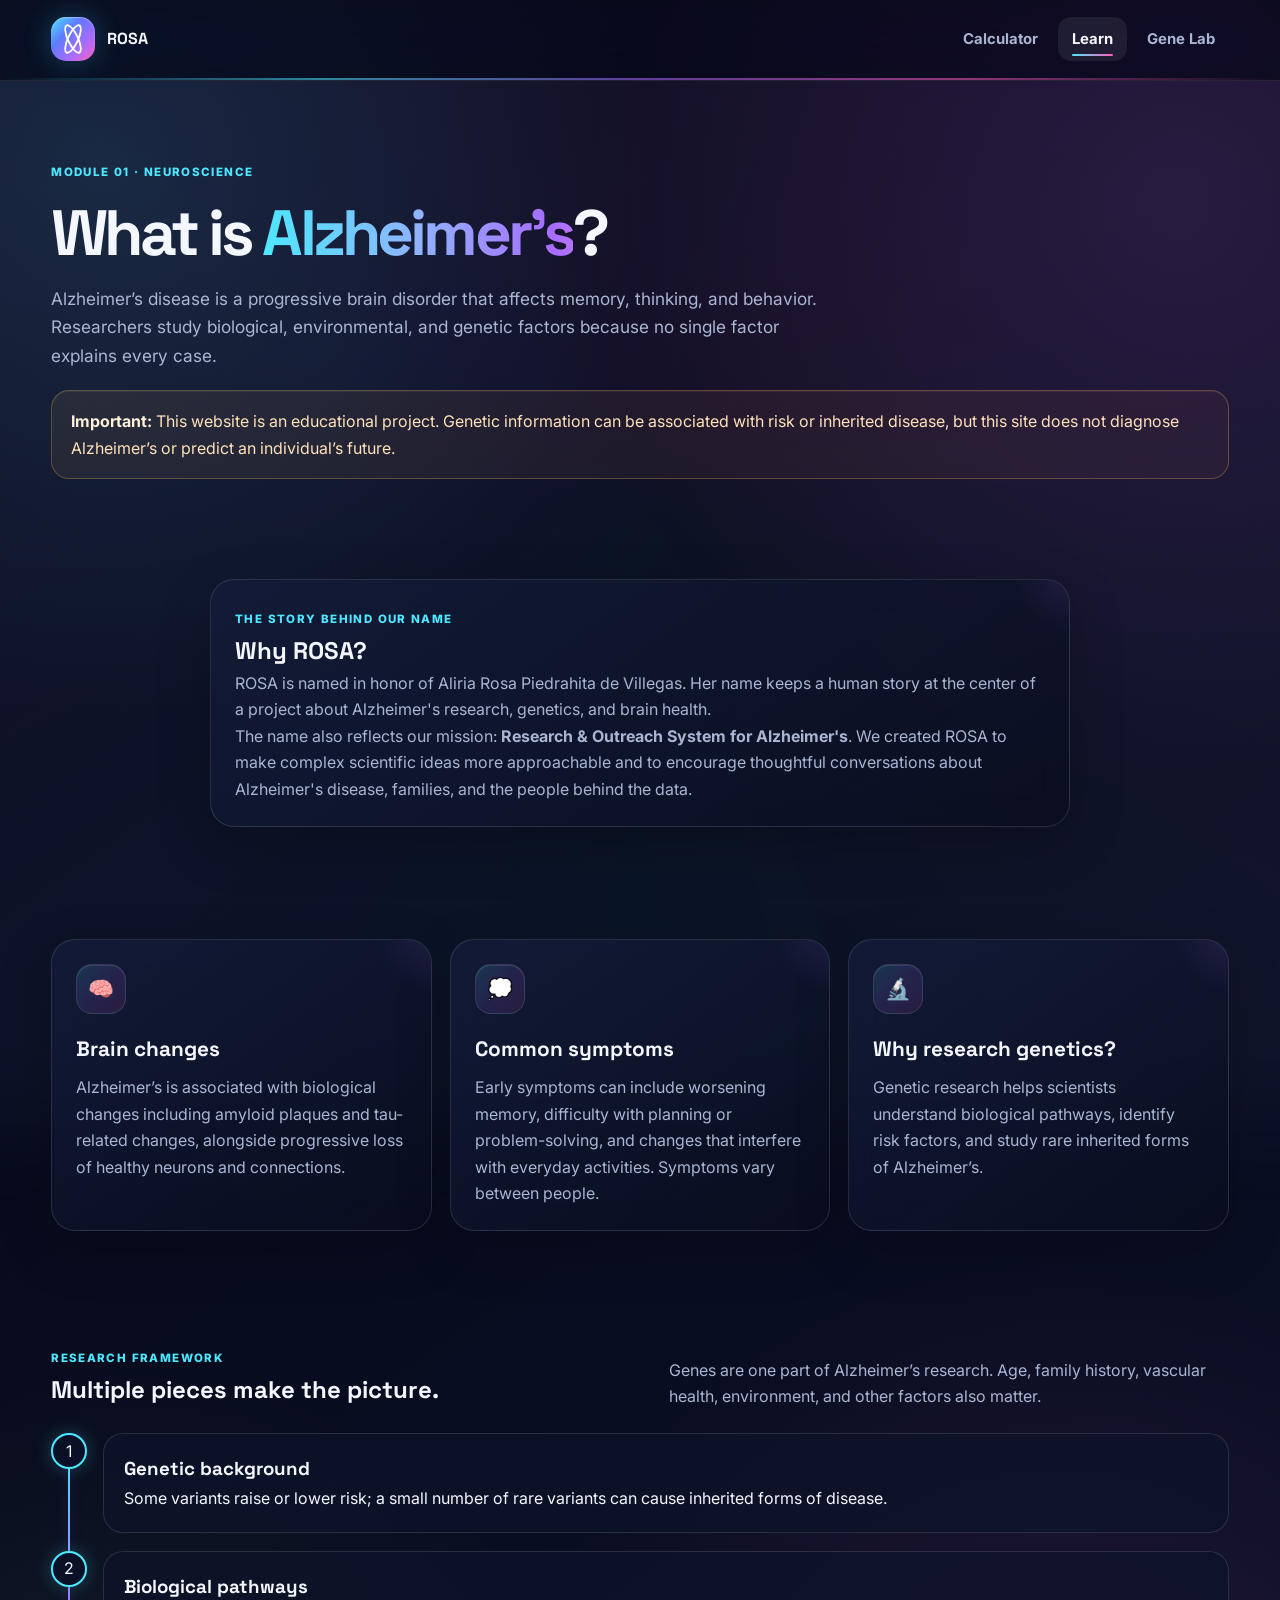
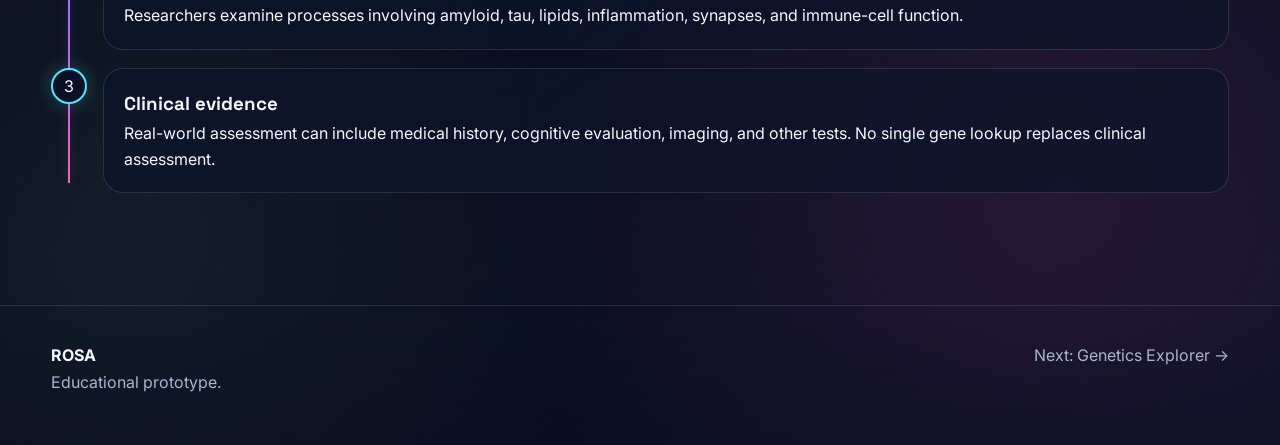
<file: about.html>
<!doctype html>
<html lang="en">

<head>
  <meta charset="utf-8">
  <meta name="viewport" content="width=device-width, initial-scale=1">
  <title>Learn | ROSA</title>
  <link rel="icon" type="image/png" href="favicon.png">
  <link rel="stylesheet" href="style.css">
</head>

<body>

<header class="navbar">

  <div class="container nav-inner">

    <a class="brand" href="index.html">
      <span class="brand-mark"></span>
      <span>ROSA</span>
    </a>

    <nav class="nav-links">
      <a href="index.html">Calculator</a>
      <a href="about.html">Learn</a>
      <a href="genetics.html">Gene Lab</a>
    </nav>

  </div>

</header>


<main>

<section class="page-hero">

  <div class="container">

    <div class="eyebrow">
      Module 01 · Neuroscience
    </div>

    <h1>
      What is
      <span class="gradient-text">Alzheimer’s</span>?
    </h1>

    <p>
      Alzheimer’s disease is a progressive brain disorder that affects memory,
      thinking, and behavior. Researchers study biological, environmental,
      and genetic factors because no single factor explains every case.
    </p>

    <div class="notice">
      <strong>Important:</strong>
      This website is an educational project.
      Genetic information can be associated with risk or inherited disease,
      but this site does not diagnose Alzheimer’s or predict an individual’s future.
    </div>

  </div>

</section>


<section class="section">

  <div class="container">

    <div class="card reveal" style="max-width:860px; margin:auto;">

      <div class="eyebrow">The story behind our name</div>

      <h2>Why ROSA?</h2>

      <p>
        ROSA is named in honor of Aliria Rosa Piedrahita de Villegas.
        Her name keeps a human story at the center of a project about
        Alzheimer's research, genetics, and brain health.
      </p>

      <p>
        The name also reflects our mission: <strong>Research &amp; Outreach
        System for Alzheimer's</strong>. We created ROSA to make complex
        scientific ideas more approachable and to encourage thoughtful
        conversations about Alzheimer's disease, families, and the people
        behind the data.
      </p>

    </div>

  </div>

</section>


<section class="section">

  <div class="container">

    <div class="grid grid-3">

      <div class="card reveal">

        <div class="card-icon">🧠</div>

        <h3>Brain changes</h3>

        <p>
          Alzheimer’s is associated with biological changes including
          amyloid plaques and tau-related changes, alongside progressive
          loss of healthy neurons and connections.
        </p>

      </div>


      <div class="card reveal">

        <div class="card-icon">💭</div>

        <h3>Common symptoms</h3>

        <p>
          Early symptoms can include worsening memory, difficulty with
          planning or problem-solving, and changes that interfere with
          everyday activities. Symptoms vary between people.
        </p>

      </div>


      <div class="card reveal">

        <div class="card-icon">🔬</div>

        <h3>Why research genetics?</h3>

        <p>
          Genetic research helps scientists understand biological pathways,
          identify risk factors, and study rare inherited forms of Alzheimer’s.
        </p>

      </div>

    </div>

  </div>

</section>


<section class="section">

  <div class="container">

    <div class="section-head">

      <div>
        <div class="eyebrow">
          Research framework
        </div>

        <h2>
          Multiple pieces make the picture.
        </h2>
      </div>

      <p>
        Genes are one part of Alzheimer’s research.
        Age, family history, vascular health, environment,
        and other factors also matter.
      </p>

    </div>


    <div class="timeline">

      <div class="timeline-item reveal">

        <div class="timeline-dot">1</div>

        <div class="timeline-content">

          <h3>Genetic background</h3>

          <p>
            Some variants raise or lower risk; a small number of rare
            variants can cause inherited forms of disease.
          </p>

        </div>

      </div>


      <div class="timeline-item reveal">

        <div class="timeline-dot">2</div>

        <div class="timeline-content">

          <h3>Biological pathways</h3>

          <p>
            Researchers examine processes involving amyloid, tau, lipids,
            inflammation, synapses, and immune-cell function.
          </p>

        </div>

      </div>


      <div class="timeline-item reveal">

        <div class="timeline-dot">3</div>

        <div class="timeline-content">

          <h3>Clinical evidence</h3>

          <p>
            Real-world assessment can include medical history,
            cognitive evaluation, imaging, and other tests.
            No single gene lookup replaces clinical assessment.
          </p>

        </div>

      </div>

    </div>

  </div>

</section>

</main>


<footer class="footer">

  <div class="container footer-grid">

    <div>
      <strong>ROSA</strong><br>
      Educational prototype.
    </div>

    <div>
      <a href="genetics.html">
        Next: Genetics Explorer →
      </a>
    </div>

  </div>

</footer>


<script src="script.js"></script>

</body>
</html>
</file>
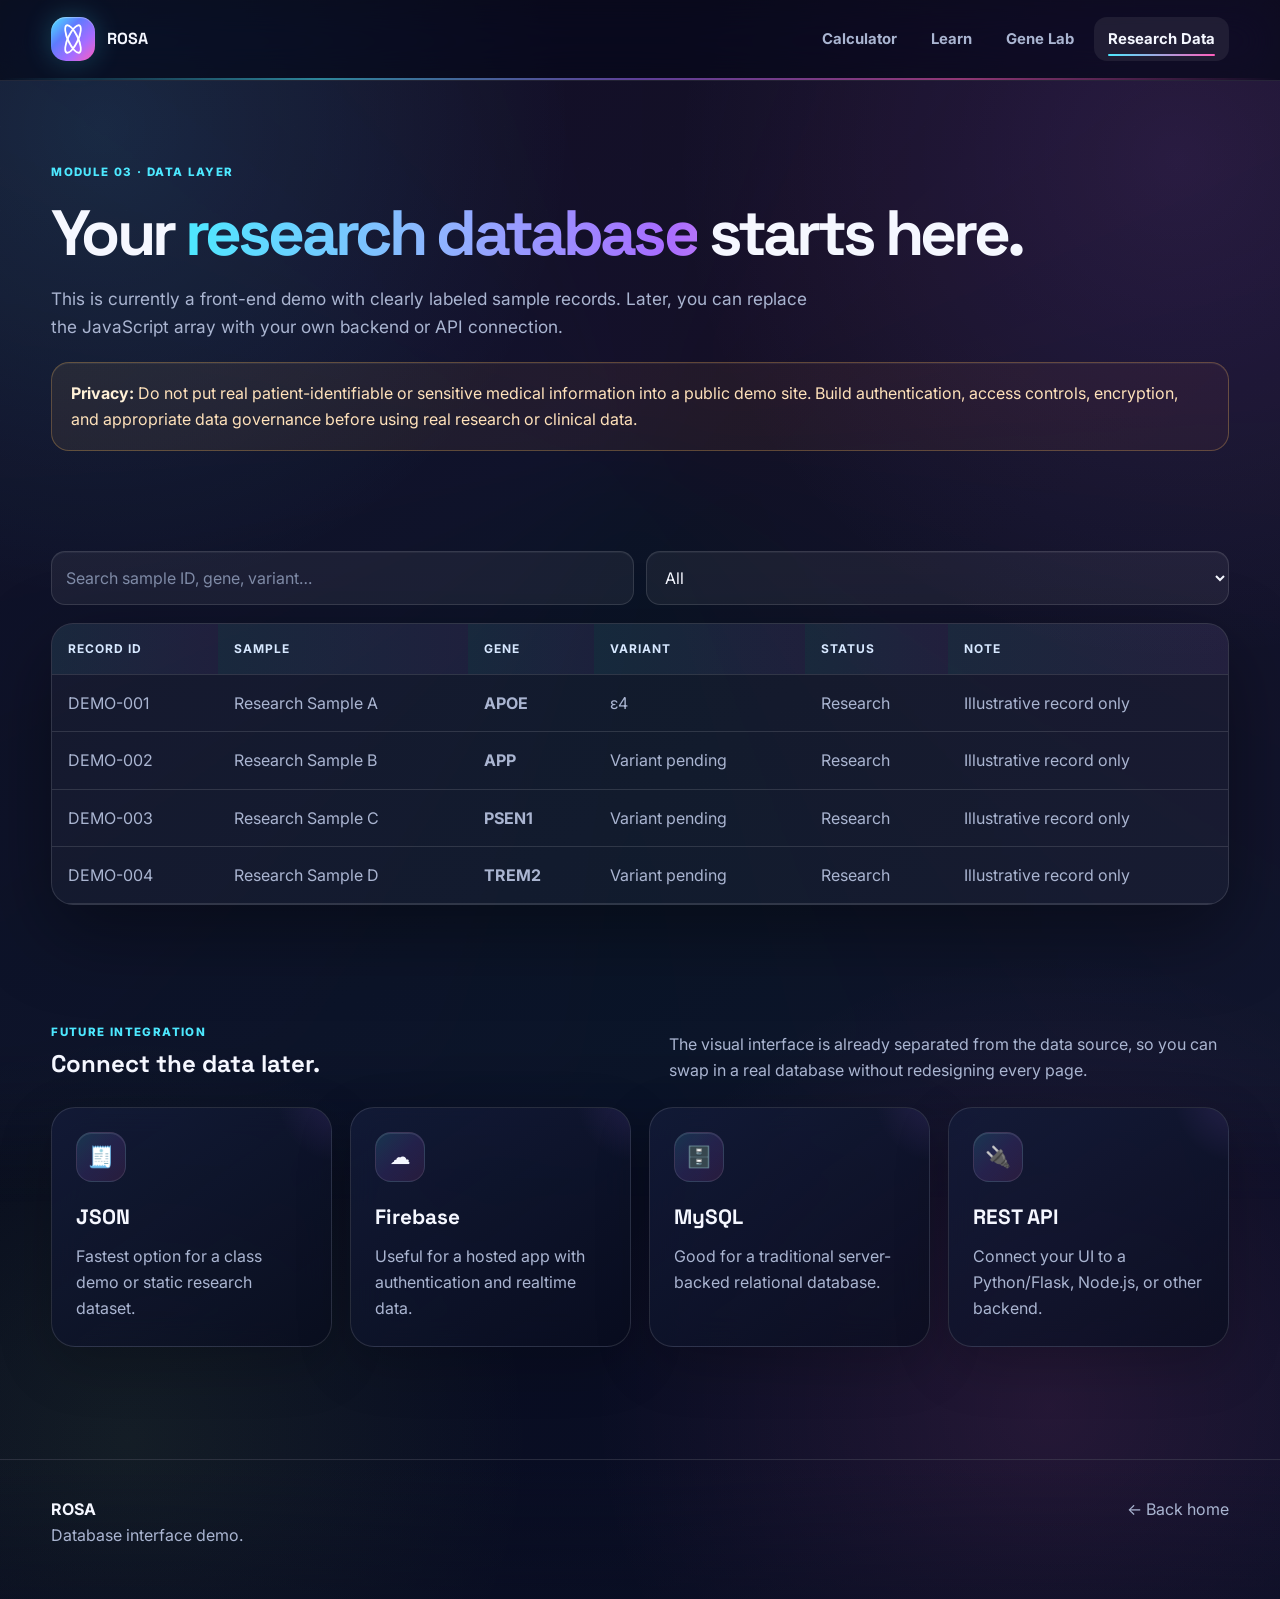
<file: database.html>
<!doctype html>
<html lang="en">

<head>
  <meta charset="utf-8">
  <meta name="viewport" content="width=device-width, initial-scale=1">
  <title>Research Data | ROSA</title>
  <link rel="icon" type="image/png" href="favicon.png">
  <link rel="stylesheet" href="style.css">
</head>

<body>

<header class="navbar">

  <div class="container nav-inner">

    <a class="brand" href="index.html">
      <span class="brand-mark"></span>
      <span>ROSA</span>
    </a>

    <nav class="nav-links">
      <a href="index.html">Calculator</a>
      <a href="about.html">Learn</a>
      <a href="genetics.html">Gene Lab</a>
      <a href="database.html">Research Data</a>
    </nav>

  </div>

</header>


<main>

<section class="page-hero">

  <div class="container">

    <div class="eyebrow">
      Module 03 · Data Layer
    </div>

    <h1>
      Your
      <span class="gradient-text">research database</span>
      starts here.
    </h1>

    <p>
      This is currently a front-end demo with clearly labeled sample records.
      Later, you can replace the JavaScript array with your own backend or API connection.
    </p>

    <div class="notice">

      <strong>Privacy:</strong>

      Do not put real patient-identifiable or sensitive medical information
      into a public demo site. Build authentication, access controls,
      encryption, and appropriate data governance before using real research
      or clinical data.

    </div>

  </div>

</section>


<section class="section">

  <div class="container">

    <div class="db-toolbar">

      <input
        id="dbSearch"
        type="search"
        placeholder="Search sample ID, gene, variant…"
      >

      <select id="dbFilter">

        <option>All</option>
        <option>APOE</option>
        <option>APP</option>
        <option>PSEN1</option>
        <option>PSEN2</option>
        <option>TREM2</option>

      </select>

    </div>


    <div class="table-wrap">

      <table>

        <thead>

          <tr>
            <th>Record ID</th>
            <th>Sample</th>
            <th>Gene</th>
            <th>Variant</th>
            <th>Status</th>
            <th>Note</th>
          </tr>

        </thead>

        <tbody id="dbTable"></tbody>

      </table>

    </div>

  </div>

</section>


<section class="section">

  <div class="container">

    <div class="section-head">

      <div>

        <div class="eyebrow">
          Future integration
        </div>

        <h2>
          Connect the data later.
        </h2>

      </div>

      <p>
        The visual interface is already separated from the data source,
        so you can swap in a real database without redesigning every page.
      </p>

    </div>


    <div class="grid grid-4">

      <div class="card">

        <div class="card-icon">🧾</div>

        <h3>
          JSON
        </h3>

        <p>
          Fastest option for a class demo or static research dataset.
        </p>

      </div>


      <div class="card">

        <div class="card-icon">☁️</div>

        <h3>
          Firebase
        </h3>

        <p>
          Useful for a hosted app with authentication and realtime data.
        </p>

      </div>


      <div class="card">

        <div class="card-icon">🗄️</div>

        <h3>
          MySQL
        </h3>

        <p>
          Good for a traditional server-backed relational database.
        </p>

      </div>


      <div class="card">

        <div class="card-icon">🔌</div>

        <h3>
          REST API
        </h3>

        <p>
          Connect your UI to a Python/Flask, Node.js, or other backend.
        </p>

      </div>

    </div>

  </div>

</section>

</main>


<footer class="footer">

  <div class="container footer-grid">

    <div>
      <strong>ROSA</strong><br>
      Database interface demo.
    </div>

    <div>
      <a href="index.html">
        ← Back home
      </a>
    </div>

  </div>

</footer>


<script src="script.js"></script>

</body>
</html>
</file>
<file: style.css>
@import url('https://fonts.googleapis.com/css2?family=Inter:wght@400;500;600;700;800&family=Space+Grotesk:wght@500;600;700&display=swap');

:root{
  --bg:#050816;
  --bg2:#0b1028;

  --panel:rgba(13,20,42,.72);
  --panel-solid:#10162f;

  --text:#f5f7ff;
  --muted:#aab5d1;

  --cyan:#4de8ff;
  --blue:#5e7bff;
  --violet:#a76cff;
  --pink:#ff5ebc;
  --coral:#ff7a59;
  --orange:#ffbd59;
  --lime:#a7f36a;

  --border:rgba(255,255,255,.12);

  --shadow:
    0 28px 80px rgba(0,0,0,.38);

  --radius:24px;
}

*{
  box-sizing:border-box;
  margin:0;
  0%{
    transform: translateY(-230px) rotate(-12deg);
  }
  padding:0;
}

html{
  scroll-behavior:smooth;
}

body{
  min-height:100vh;
  font-family:Inter,system-ui,sans-serif;
  color:var(--text);
  line-height:1.65;
  overflow-x:hidden;

  background:
    radial-gradient(
      circle at 8% 8%,
      rgba(77,232,255,.12),
      transparent 25%
    ),
    radial-gradient(
      circle at 92% 10%,
      rgba(167,108,255,.13),
      transparent 27%
    ),
    radial-gradient(
      circle at 82% 88%,
      rgba(255,94,188,.11),
      transparent 26%
    ),
    radial-gradient(
      circle at 10% 90%,
      rgba(167,243,106,.07),
      transparent 22%
    ),
    linear-gradient(
      145deg,
      var(--bg),
      var(--bg2)
    );
}

body::before{
  content:"";
  position:fixed;
  inset:-25%;
  z-index:-4;
  pointer-events:none;

  background:
    conic-gradient(
      from 180deg at 50% 50%,
      rgba(77,232,255,.04),
      rgba(167,108,255,.08),
      rgba(255,94,188,.06),
      rgba(77,232,255,.04)
    );

  filter:blur(45px);

  animation:
    aurora 18s ease-in-out infinite alternate;
}

body::after{
  content:"";
  position:fixed;
  inset:0;
  z-index:-3;
  pointer-events:none;
  opacity:.18;

  background-image:
    linear-gradient(
      rgba(255,255,255,.045) 1px,
      transparent 1px
    ),
    linear-gradient(
      90deg,
      rgba(255,255,255,.045) 1px,
      transparent 1px
    );

  background-size:42px 42px;

  mask-image:
    linear-gradient(
      to bottom,
      black,
      transparent 96%
    );
}

a{
  color:inherit;
  text-decoration:none;
}

button,
input,
select{
  font:inherit;
}

.container{
  width:min(1180px,92%);
  margin:auto;
}


/* =========================
   NAVIGATION
========================= */

.navbar{
  position:sticky;
  top:0;
  z-index:100;

  border-bottom:
    1px solid rgba(255,255,255,.1);

  backdrop-filter:
    blur(22px)
    saturate(150%);

  background:
    rgba(5,8,22,.68);
}

.navbar::after{
  content:"";
  display:block;
  height:2px;

  background:
    linear-gradient(
      90deg,
      transparent,
      var(--cyan),
      var(--violet),
      var(--pink),
      transparent
    );

  opacity:.55;
}

.nav-inner{
  min-height:78px;

  display:flex;
  align-items:center;
  justify-content:space-between;

  gap:20px;
}

.brand{
  display:flex;
  align-items:center;
  gap:12px;

  font-family:
    "Space Grotesk",
    sans-serif;

  font-weight:700;
}

.brand-mark{
  width:44px;
  height:44px;

  border-radius:15px;

  display:grid;
  place-items:center;

  background:
    linear-gradient(
      135deg,
      var(--cyan),
      var(--blue) 35%,
      var(--violet) 68%,
      var(--pink)
    );

  box-shadow:
    0 0 28px rgba(77,232,255,.24),
    inset 0 1px 1px rgba(255,255,255,.35);

  position:relative;
  overflow:hidden;
}

.brand-mark::before,
.brand-mark::after{
  content:"";

  position:absolute;

  width:28px;
  height:8px;

  border:
    2px solid white;

  border-radius:50%;

  transform:
    rotate(65deg);
}

.brand-mark::after{
  transform:
    rotate(-65deg);
}

.nav-links{
  display:flex;
  gap:6px;
  flex-wrap:wrap;
  justify-content:flex-end;
}

.nav-links a{
  position:relative;

  padding:10px 14px;

  border-radius:13px;

  color:var(--muted);

  font-weight:700;
  font-size:.93rem;

  transition:.25s ease;
}

.nav-links a::after{
  content:"";

  position:absolute;

  left:14px;
  right:14px;
  bottom:5px;

  height:2px;

  border-radius:9px;

  background:
    linear-gradient(
      90deg,
      var(--cyan),
      var(--pink)
    );

  transform:
    scaleX(0);

  transition:.25s;
}

.nav-links a:hover,
.nav-links a.active{
  color:var(--text);

  background:
    rgba(255,255,255,.07);
}

.nav-links a:hover::after,
.nav-links a.active::after{
  transform:scaleX(1);
}


/* =========================
   HERO
========================= */

.hero{
  padding:92px 0 78px;

  position:relative;
}

.rosa-hero{
  min-height:650px;
  display:grid;
  align-items:center;
  background:
    linear-gradient(90deg,rgba(5,8,22,.2),transparent 70%),
    repeating-linear-gradient(0deg,transparent 0 47px,rgba(77,232,255,.035) 48px),
    repeating-linear-gradient(90deg,transparent 0 47px,rgba(77,232,255,.035) 48px);
}

.hero-grid{
  display:grid;

  grid-template-columns:
    1.05fr
    .95fr;

  gap:58px;

  align-items:center;
}

.badge,
.eyebrow{
  display:inline-flex;

  align-items:center;

  gap:8px;

  text-transform:uppercase;

  letter-spacing:.12em;

  font-weight:800;

  font-size:.72rem;
}

.badge{
  padding:8px 12px;

  border:
    1px solid
    rgba(77,232,255,.28);

  background:
    linear-gradient(
      90deg,
      rgba(77,232,255,.1),
      rgba(167,108,255,.09)
    );

  border-radius:999px;

  color:#c7f9ff;

  box-shadow:
    0 0 25px
    rgba(77,232,255,.06);
}

.eyebrow{
  color:var(--cyan);
}

h1,
h2,
h3{
  font-family:
    "Space Grotesk",
    sans-serif;
}

h1{
  font-size:
    clamp(
      2.7rem,
      6vw,
      5.5rem
    );

  line-height:.96;

  letter-spacing:-.06em;

  margin:20px 0;
}

.gradient-text{
  background:
    linear-gradient(
      90deg,
      var(--cyan) 0%,
      #90b3ff 28%,
      var(--violet) 52%,
      #ff9fd7 76%,
      var(--pink)
    );

  -webkit-background-clip:text;

  background-clip:text;

  color:transparent;

  background-size:180% auto;

  animation:
    gradientShift
    7s
    ease-in-out
    infinite
    alternate;
}

.hero p,
.page-hero p{
  font-size:1.08rem;
  color:var(--muted);
  max-width:780px;
}

.hero-readout{
  display:flex;
  gap:26px;
  flex-wrap:wrap;
  margin-top:34px;
  color:var(--muted);
  font-size:.78rem;
  text-transform:uppercase;
  letter-spacing:.08em;
}

.hero-readout strong{
  display:block;
  color:var(--text);
  font:700 1.25rem "Space Grotesk",sans-serif;
  letter-spacing:0;
}

.hero-console{
  min-height:430px;
  position:relative;
  display:flex;
  flex-direction:column;
  justify-content:space-between;
  padding:22px;
  border:1px solid rgba(77,232,255,.28);
  background:linear-gradient(145deg,rgba(12,31,56,.88),rgba(9,13,30,.7));
  box-shadow:0 0 70px rgba(77,232,255,.08),var(--shadow);
  overflow:hidden;
}

.hero-console::before{
  content:"";
  position:absolute;
  inset:10px;
  border:1px solid rgba(255,255,255,.08);
  pointer-events:none;
}

.console-top,.console-footer{
  position:relative;
  z-index:2;
  display:flex;
  justify-content:space-between;
  gap:12px;
  color:var(--muted);
  font-size:.7rem;
  font-weight:800;
  letter-spacing:.12em;
}

.status-dot{
  display:inline-block;
  width:7px;
  height:7px;
  margin-right:7px;
  border-radius:50%;
  background:var(--lime);
  box-shadow:0 0 12px var(--lime);
}

.console-graphic{
  position:relative;
  min-height:290px;
  display:grid;
  place-items:center;
}

.console-ring{
  position:absolute;
  border:1px solid rgba(77,232,255,.34);
  border-radius:50%;
  animation:spin 18s linear infinite;
}

.ring-one{width:250px;height:250px;border-style:dashed}
.ring-two{width:172px;height:172px;border-color:rgba(255,94,188,.5);animation-direction:reverse;animation-duration:11s}

.console-core{
  width:92px;
  height:92px;
  display:grid;
  place-items:center;
  border:1px solid var(--cyan);
  border-radius:50%;
  color:var(--text);
  font:700 3.5rem "Space Grotesk",sans-serif;
  background:radial-gradient(circle,rgba(77,232,255,.25),rgba(94,123,255,.1) 45%,transparent 70%);
  box-shadow:0 0 45px rgba(77,232,255,.25),inset 0 0 20px rgba(77,232,255,.2);
  z-index:1;
}

.signal{position:absolute;width:8px;height:8px;border-radius:50%;background:var(--pink);box-shadow:0 0 16px currentColor;color:var(--pink)}
.signal-one{top:35px;right:24%}
.signal-two{bottom:35px;left:22%;background:var(--lime);color:var(--lime)}
.signal-three{top:43%;right:9%;background:var(--orange);color:var(--orange)}

.cta-row{
  display:flex;
  gap:12px;

  flex-wrap:wrap;

  margin-top:30px;
}

.btn{
  border:
    1px solid
    var(--border);

  padding:12px 18px;

  border-radius:15px;

  display:inline-flex;

  align-items:center;

  gap:8px;

  font-weight:800;

  cursor:pointer;

  transition:
    transform .2s,
    box-shadow .2s,
    background .2s,
    border-color .2s;
}

.btn:hover{
  transform:translateY(-3px);

  border-color:
    rgba(255,255,255,.24);
}

.btn-primary{
  background:
    linear-gradient(
      135deg,
      rgba(77,232,255,.16),
      rgba(94,123,255,.2),
      rgba(255,94,188,.16)
    );

  box-shadow:
    0 15px 40px
    rgba(77,232,255,.1),

    inset 0 1px
    rgba(255,255,255,.08);
}

.btn-primary:hover{
  box-shadow:
    0 20px 50px
    rgba(167,108,255,.18);
}

.btn-secondary{
  background:
    rgba(255,255,255,.045);
}

.prediction-form{
  margin-top:24px;
}

.predictor-shell{
  display:grid;
  grid-template-columns:220px 1fr;
  gap:30px;
  padding:28px;
  border-color:rgba(77,232,255,.2);
}

.predictor-aside{
  padding-right:26px;
  border-right:1px solid var(--border);
}

.predictor-aside h3{margin:18px 0 10px;font-size:1.55rem}
.predictor-aside p,.micro-copy{color:var(--muted);font-size:.88rem}
.micro-copy strong{color:var(--orange)}
.aside-rule{width:42px;height:2px;margin:28px 0;background:linear-gradient(90deg,var(--cyan),var(--pink))}
.predictor-main{min-width:0}

.prediction-fields{
  display:grid;
  grid-template-columns:repeat(4,minmax(0,1fr));
  gap:14px;
  max-height:520px;
  overflow:auto;
  padding:2px 4px 18px 0;
}

.prediction-field{
  display:grid;
  gap:6px;
  color:var(--muted);
  font-size:.78rem;
  font-weight:700;
  text-transform:capitalize;
}

.prediction-field input,
.prediction-field select{
  width:100%;
  min-width:0;
  padding:9px 10px;
  border:1px solid var(--border);
  border-radius:10px;
  color:var(--text);
  background:rgba(255,255,255,.06);
}

.prediction-field input:focus,
.prediction-field select:focus{
  outline:2px solid var(--cyan);
  outline-offset:1px;
}

.prediction-field option{
  color:#11182e;
}

.prediction-subfields{
  display:grid;
  grid-template-columns:1fr 1fr;
  gap:8px;
}

.prediction-subfields input{
  width:100%;
  min-width:0;
  padding:9px 10px;
  border:1px solid var(--border);
  border-radius:10px;
  color:var(--text);
  background:rgba(255,255,255,.06);
}

.prediction-form .btn{
  margin-top:4px;
}

.prediction-form .btn:disabled{
  cursor:wait;
  opacity:.6;
  transform:none;
}

#predictionResult{
  margin-top:18px;
}


/* =========================
   DNA ART
========================= */

.dna-card{
  height:500px;

  border:
    1px solid
    var(--border);

  border-radius:34px;

  background:
    linear-gradient(
      145deg,
      rgba(255,255,255,.08),
      rgba(255,255,255,.018)
    );

  box-shadow:
    var(--shadow);

  position:relative;

  overflow:hidden;

  display:grid;

  place-items:center;
}

.dna-card::before{
  content:"";

  position:absolute;

  inset:12px;

  border-radius:27px;

  border:
    1px solid
    rgba(255,255,255,.05);

  pointer-events:none;
}

.dna-card::after{
  content:"";

  position:absolute;

  width:180%;
  height:100px;

  left:-40%;
  top:45%;

  background:
    linear-gradient(
      90deg,
      transparent,
      rgba(77,232,255,.08),
      transparent
    );

  transform:
    rotate(-12deg);

  animation:
    scan 6s linear infinite;
}

.dna-glow{
  position:absolute;

  width:320px;
  height:320px;

  border-radius:50%;

  background:
    radial-gradient(
      circle,
      rgba(77,232,255,.2),
      rgba(167,108,255,.06) 35%,
      transparent 68%
    );

  filter:blur(4px);

  animation:
    pulse 4s
    ease-in-out
    infinite;
}

.dna{
  position:relative;

  width:190px;
  height:380px;

  animation:
    float 5s
    ease-in-out
    infinite;

  z-index:2;
}

.strand{
  position:absolute;

  left:50%;
  top:0;

  width:6px;
  height:100%;

  border-radius:999px;

  background:
    linear-gradient(
      var(--cyan),
      var(--blue),
      var(--violet),
      var(--pink)
    );

  box-shadow:
    0 0 16px
    rgba(77,232,255,.22);

  transform-origin:center;
}

.strand.one{
  transform:
    translateX(-54px)
    rotate(12deg);
}

.strand.two{
  transform:
    translateX(49px)
    rotate(-12deg);
}

.rung{
  position:absolute;

  left:50%;

  width:106px;
  height:6px;

  transform:
    translateX(-50%);

  border-radius:10px;

  background:
    linear-gradient(
      90deg,
      var(--cyan),
      var(--violet),
      var(--pink)
    );

  box-shadow:
    0 0 14px
    rgba(77,232,255,.35);
}

.r1{top:35px}
.r2{top:92px}
.r3{top:149px}
.r4{top:206px}
.r5{top:263px}
.r6{top:320px}

.orb{
  position:absolute;

  border-radius:50%;

  filter:blur(.2px);

  animation:
    drift
    8s
    linear
    infinite;

  box-shadow:
    0 0 18px currentColor;
}

.orb.a{
  width:14px;
  height:14px;

  background:var(--cyan);
  color:var(--cyan);

  left:9%;
  top:20%;
}

.orb.b{
  width:10px;
  height:10px;

  background:var(--pink);
  color:var(--pink);

  right:13%;
  top:34%;

  animation-delay:1s;
}

.orb.c{
  width:12px;
  height:12px;

  background:var(--lime);
  color:var(--lime);

  left:15%;
  bottom:17%;

  animation-delay:2s;
}

.orb.d{
  width:8px;
  height:8px;

  background:var(--orange);
  color:var(--orange);

  right:19%;
  bottom:25%;

  animation-delay:3s;
}


/* =========================
   SECTIONS / CARDS
========================= */

.section{
  padding:40px 0 72px;
  position:relative;
}

.section-head{
  display:flex;

  justify-content:space-between;

  gap:24px;

  align-items:end;

  margin-bottom:24px;
}

.section-head > p{
  max-width:560px;
  color:var(--muted);
}

.grid{
  display:grid;
  gap:18px;
}

.grid-2{
  grid-template-columns:
    repeat(2,1fr);
}

.grid-3{
  grid-template-columns:
    repeat(3,1fr);
}

.grid-4{
  grid-template-columns:
    repeat(4,1fr);
}

.card{
  position:relative;

  overflow:hidden;

  border:
    1px solid
    var(--border);

  border-radius:
    var(--radius);

  background:
    linear-gradient(
      145deg,
      rgba(20,28,58,.8),
      rgba(9,13,30,.72)
    );

  backdrop-filter:
    blur(16px);

  padding:24px;

  box-shadow:
    0 18px 55px
    rgba(0,0,0,.2);

  transition:
    transform .3s,
    border-color .3s,
    box-shadow .3s,
    background .3s;
}

.card::before{
  content:"";

  position:absolute;

  inset:-1px;

  background:
    linear-gradient(
      135deg,
      rgba(77,232,255,.1),
      transparent 35%,
      rgba(255,94,188,.08)
    );

  opacity:0;

  transition:.3s;

  pointer-events:none;
}

.card::after{
  content:"";

  position:absolute;

  width:140px;
  height:140px;

  border-radius:50%;

  right:-80px;
  top:-80px;

  background:
    radial-gradient(
      circle,
      rgba(167,108,255,.14),
      transparent 65%
    );

  pointer-events:none;
}

.card:hover{
  transform:
    translateY(-7px);

  border-color:
    rgba(77,232,255,.3);

  box-shadow:
    0 28px 70px
    rgba(0,0,0,.3);
}

.card:hover::before{
  opacity:1;
}

.card-icon{
  width:50px;
  height:50px;

  border-radius:16px;

  display:grid;
  place-items:center;

  background:
    linear-gradient(
      135deg,
      rgba(77,232,255,.14),
      rgba(167,108,255,.13),
      rgba(255,94,188,.1)
    );

  border:
    1px solid
    rgba(255,255,255,.1);

  font-size:1.3rem;

  margin-bottom:18px;

  box-shadow:
    inset 0 1px
    rgba(255,255,255,.1);
}

.card h3{
  font-size:1.3rem;
  margin-bottom:8px;
}

.card p{
  color:var(--muted);
}


/* =========================
   STATS
========================= */

.stat-strip{
  display:grid;

  grid-template-columns:
    repeat(4,1fr);

  border:
    1px solid
    var(--border);

  border-radius:24px;

  overflow:hidden;

  margin-top:34px;

  background:
    rgba(255,255,255,.035);

  box-shadow:
    var(--shadow);
}

.stat{
  position:relative;

  padding:24px;

  border-right:
    1px solid
    var(--border);
}

.stat:last-child{
  border-right:0;
}

.stat:nth-child(1){
  box-shadow:
    inset 0 -2px
    var(--cyan);
}

.stat:nth-child(2){
  box-shadow:
    inset 0 -2px
    var(--violet);
}

.stat:nth-child(3){
  box-shadow:
    inset 0 -2px
    var(--pink);
}

.stat:nth-child(4){
  box-shadow:
    inset 0 -2px
    var(--lime);
}

.stat strong{
  font:
    800 2rem
    "Space Grotesk";
}

.stat span{
  display:block;

  color:var(--muted);

  font-size:.85rem;

  margin-top:5px;
}


/* =========================
   INNER PAGES
========================= */

.page-hero{
  padding:76px 0 40px;
  position:relative;
}

.page-hero h1{
  font-size:
    clamp(
      2.7rem,
      5vw,
      4.8rem
    );
}

.notice{
  margin:20px 0;

  padding:17px 19px;

  border:
    1px solid
    rgba(255,189,89,.28);

  background:
    linear-gradient(
      135deg,
      rgba(255,189,89,.08),
      rgba(255,122,89,.05)
    );

  border-radius:18px;

  color:#ffe2bb;

  box-shadow:
    inset 0 1px
    rgba(255,255,255,.06);
}

.notice strong{
  color:#fff1d8;
}


/* =========================
   GENE CARDS
========================= */

.gene-card{
  text-align:left;
  cursor:pointer;
}

.gene-card:nth-child(1){
  border-color:
    rgba(77,232,255,.2);
}

.gene-card:nth-child(2){
  border-color:
    rgba(167,108,255,.2);
}

.gene-card:nth-child(3){
  border-color:
    rgba(94,123,255,.2);
}

.gene-card:nth-child(4){
  border-color:
    rgba(255,94,188,.2);
}

.gene-card:nth-child(5){
  border-color:
    rgba(167,243,106,.2);
}

.gene-code{
  font-family:
    "Space Grotesk";

  color:
    var(--cyan);

  font-weight:800;

  font-size:1.05rem;

  letter-spacing:.12em;
}

.gene-type{
  display:inline-block;

  margin-top:10px;

  padding:5px 9px;

  border-radius:999px;

  background:
    rgba(167,243,106,.08);

  border:
    1px solid
    rgba(167,243,106,.18);

  color:#d7ffc0;

  font-size:.7rem;

  font-weight:800;

  text-transform:uppercase;

  letter-spacing:.08em;
}


/* =========================
   TIMELINE
========================= */

.timeline{
  position:relative;

  display:grid;

  gap:18px;
}

.timeline::before{
  content:"";

  position:absolute;

  left:17px;

  top:10px;

  bottom:10px;

  width:2px;

  background:
    linear-gradient(
      var(--cyan),
      var(--violet),
      var(--pink)
    );

  box-shadow:
    0 0 12px
    rgba(167,108,255,.25);
}

.timeline-item{
  display:grid;

  grid-template-columns:
    36px
    1fr;

  gap:16px;
}

.timeline-dot{
  width:36px;
  height:36px;

  border-radius:50%;

  display:grid;
  place-items:center;

  background:
    #0a1026;

  border:
    2px solid
    var(--cyan);

  z-index:1;

  box-shadow:
    0 0 18px
    rgba(77,232,255,.25);
}

.timeline-content{
  padding:20px;

  border:
    1px solid
    var(--border);

  border-radius:20px;

  background:
    var(--panel);
}


/* =========================
   INTERACTIVE RISK
========================= */

.interactive{
  border:
    1px solid
    var(--border);

  border-radius:28px;

  background:
    linear-gradient(
      135deg,
      rgba(77,232,255,.09),
      rgba(94,123,255,.09),
      rgba(167,108,255,.1),
      rgba(255,94,188,.07)
    );

  padding:28px;

  box-shadow:
    var(--shadow);
}

.risk-layout{
  display:grid;

  grid-template-columns:
    1fr
    1fr;

  gap:24px;

  align-items:center;
}

.range{
  width:100%;

  accent-color:
    var(--cyan);

  cursor:pointer;
}

.risk-meter{
  height:17px;

  border-radius:999px;

  background:
    rgba(255,255,255,.08);

  overflow:hidden;

  border:
    1px solid
    rgba(255,255,255,.08);
}

.risk-fill{
  height:100%;

  width:46%;

  border-radius:999px;

  background:
    linear-gradient(
      90deg,
      var(--lime),
      var(--orange),
      var(--coral),
      var(--pink)
    );

  transition:
    width .35s;

  box-shadow:
    0 0 20px
    rgba(255,94,188,.18);
}

.risk-result{
  margin-top:14px;
  color:var(--muted);
}

.risk-result strong{
  display:block;
  font-size:1.25rem;
  color:var(--text);
}

.module-card{display:flex;flex-direction:column;min-height:210px}
.module-index{color:var(--cyan);font:700 .8rem "Space Grotesk",sans-serif;letter-spacing:.12em}
.module-card h3{margin-top:24px}
.module-link{margin-top:auto;padding-top:24px;color:var(--cyan);font-weight:800;font-size:.84rem}


/* =========================
   DATABASE
========================= */

.db-toolbar{
  display:flex;

  gap:12px;

  flex-wrap:wrap;

  margin-bottom:18px;
}

.db-toolbar input,
.db-toolbar select{
  flex:1;

  min-width:220px;

  background:
    rgba(255,255,255,.055);

  border:
    1px solid
    var(--border);

  color:
    var(--text);

  padding:
    13px 14px;

  border-radius:14px;

  outline:none;

  box-shadow:
    inset 0 1px
    rgba(255,255,255,.05);
}

.db-toolbar input::placeholder{
  color:#7f8aa6;
}

.db-toolbar input:focus,
.db-toolbar select:focus{
  border-color:
    rgba(77,232,255,.55);

  box-shadow:
    0 0 0 4px
    rgba(77,232,255,.08);
}

.table-wrap{
  overflow:auto;

  border:
    1px solid
    var(--border);

  border-radius:22px;

  background:
    rgba(255,255,255,.03);

  box-shadow:
    var(--shadow);
}

table{
  width:100%;

  border-collapse:collapse;

  min-width:760px;
}

th,
td{
  padding:
    15px 16px;

  text-align:left;

  border-bottom:
    1px solid
    var(--border);
}

th{
  font-size:.75rem;

  color:#d7e8ff;

  text-transform:uppercase;

  letter-spacing:.08em;

  background:
    linear-gradient(
      90deg,
      rgba(77,232,255,.07),
      rgba(167,108,255,.07)
    );
}

td{
  color:var(--muted);
}

tbody tr{
  transition:.2s;
}

tbody tr:hover{
  background:
    rgba(255,255,255,.045);
}

.empty-state{
  text-align:center;

  padding:48px;

  color:var(--muted);
}


/* =========================
   FOOTER
========================= */

.footer{
  margin-top:40px;

  border-top:
    1px solid
    var(--border);

  padding:
    36px 0
    50px;

  color:var(--muted);

  background:
    linear-gradient(
      180deg,
      transparent,
      rgba(10,14,33,.35)
    );
}

.footer-grid{
  display:flex;

  justify-content:space-between;

  gap:20px;

  flex-wrap:wrap;
}

.footer strong{
  color:var(--text);
}


/* =========================
   SCROLL ANIMATIONS
========================= */

.reveal{
  opacity:0;

  transform:
    translateY(22px);

  transition:
    .75s
    cubic-bezier(.2,.7,.2,1);
}

.reveal.visible{
  opacity:1;

  transform:none;
}


/* =========================
   ANIMATIONS
========================= */

@keyframes float{

  50%{
    transform:
      translateY(-15px)
      rotate(1deg);
  }

}

@keyframes pulse{

  50%{
    transform:
      scale(1.08);

    opacity:.84;
  }

}

@keyframes drift{

  50%{
    transform:
      translate(30px,-20px);
  }

  100%{
    transform:
      translate(0,0);
  }

}

@keyframes aurora{

  0%{
    transform:
      translate3d(-2%,0,0)
      rotate(0deg);
  }

  50%{
    transform:
      translate3d(2%,2%,0)
      rotate(8deg);
  }

  100%{
    transform:
      translate3d(-1%,-2%,0)
      rotate(-6deg);
  }

}

@keyframes gradientShift{

  0%{
    background-position:
      0% 50%;
  }

  100%{
    background-position:
      100% 50%;
  }

}

@keyframes scan{

  0%{
    transform:
      translateY(-230px)
      rotate(-12deg);
  }

  100%{
    transform:
      translateY(420px)
      rotate(-12deg);
  }

}

@keyframes spin{
  to{
    transform:rotate(360deg);
  }
}


/* =========================
   RESPONSIVE
========================= */

@media(max-width:900px){

  .hero-grid,
  .risk-layout,
  .grid-2{
    grid-template-columns:1fr;
  }

  .predictor-shell{
    grid-template-columns:1fr;
  }

  .predictor-aside{
    padding-right:0;
    padding-bottom:20px;
    border-right:0;
    border-bottom:1px solid var(--border);
  }

  .prediction-fields{
    grid-template-columns:repeat(2,minmax(0,1fr));
  }

  .grid-3{
    grid-template-columns:1fr;
  }

  .grid-4{
    grid-template-columns:
      repeat(2,1fr);
  }

  .stat-strip{
    grid-template-columns:
      repeat(2,1fr);
  }

  .stat:nth-child(2){
    border-right:0;
  }

  .stat:nth-child(-n+2){
    border-bottom:
      1px solid
      var(--border);
  }

  .dna-card{
    height:410px;
  }

  .nav-inner{
    align-items:flex-start;

    padding:
      12px 0;

    flex-direction:column;
  }

  .nav-links{
    width:100%;

    justify-content:flex-start;
  }

}


@media(max-width:560px){

  .grid-4,
  .stat-strip{
    grid-template-columns:1fr;
  }

  .prediction-fields{
    grid-template-columns:1fr;
  }

  .stat{
    border-right:0!important;

    border-bottom:
      1px solid
      var(--border);
  }

  .stat:last-child{
    border-bottom:0;
  }

  .hero{
    padding-top:55px;
  }

  h1{
    font-size:3rem;
  }

  .dna-card{
    height:350px;
  }

  .section{
    padding-bottom:52px;
  }

  .page-hero{
    padding-top:55px;
  }

}

main{
  display:flex;
  flex-direction:column;
}

#model-predictor{
  order:-1;
}

/* Calculator experience refinements */
.skip-link{
  position:fixed;
  left:16px;
  top:-60px;
  z-index:200;
  padding:10px 14px;
  border-radius:10px;
  color:#07101c;
  background:var(--cyan);
  font-weight:800;
  transition:top .2s;
}

.skip-link:focus{
  top:16px;
}

.intake-progress{
  margin:18px 0 4px;
  padding:14px 0 2px;
  border-top:1px solid var(--border);
}

.intake-progress-copy,
.prediction-actions{
  display:flex;
  align-items:center;
  justify-content:space-between;
  gap:14px;
}

.intake-progress-copy{
  color:var(--muted);
  font-size:.86rem;
  font-weight:700;
}

.intake-progress-track{
  height:6px;
  margin-top:10px;
  overflow:hidden;
  border-radius:999px;
  background:rgba(255,255,255,.08);
}

.intake-progress-track span{
  display:block;
  width:0;
  height:100%;
  border-radius:inherit;
  background:linear-gradient(90deg,var(--cyan),var(--purple),var(--pink));
  transition:width .22s ease;
}

.text-button{
  padding:7px 0;
  border:0;
  color:var(--cyan);
  background:transparent;
  font:inherit;
  font-size:.86rem;
  font-weight:800;
  cursor:pointer;
  text-decoration:underline;
  text-underline-offset:3px;
}

.text-button:hover,
.text-button:focus-visible{
  color:var(--text);
}

.text-button:disabled{
  color:var(--muted);
  cursor:not-allowed;
}

.prediction-fields{
  grid-template-columns:repeat(2,minmax(0,1fr));
  max-height:none;
  overflow:visible;
}

.prediction-field input::placeholder{
  color:#8490ac;
}

.prediction-actions{
  justify-content:flex-start;
  margin-top:4px;
}

.prediction-form .btn{
  margin-top:0;
}

#predictionResult{
  padding:0;
  border:1px solid transparent;
  border-radius:16px;
  transition:padding .2s, border-color .2s, background .2s;
}

#predictionResult.has-result,
#predictionResult.has-error{
  padding:16px 18px;
}

#predictionResult.has-result{
  border-color:rgba(77,232,255,.32);
  background:linear-gradient(135deg,rgba(77,232,255,.1),rgba(167,108,255,.08));
}

#predictionResult.has-error{
  border-color:rgba(255,122,89,.38);
  color:#ffd3c7;
  background:rgba(255,122,89,.09);
}

@media(max-width:560px){
  .intake-progress-copy,
  .prediction-actions{
    align-items:flex-start;
    flex-direction:column;
  }

  .prediction-actions .btn{
    width:100%;
    justify-content:center;
  }
}

@media(prefers-reduced-motion:reduce){
  *,
  *::before,
  *::after{
    scroll-behavior:auto !important;
    transition-duration:.01ms !important;
    animation-duration:.01ms !important;
    animation-iteration-count:1 !important;
  }
}
</file>
